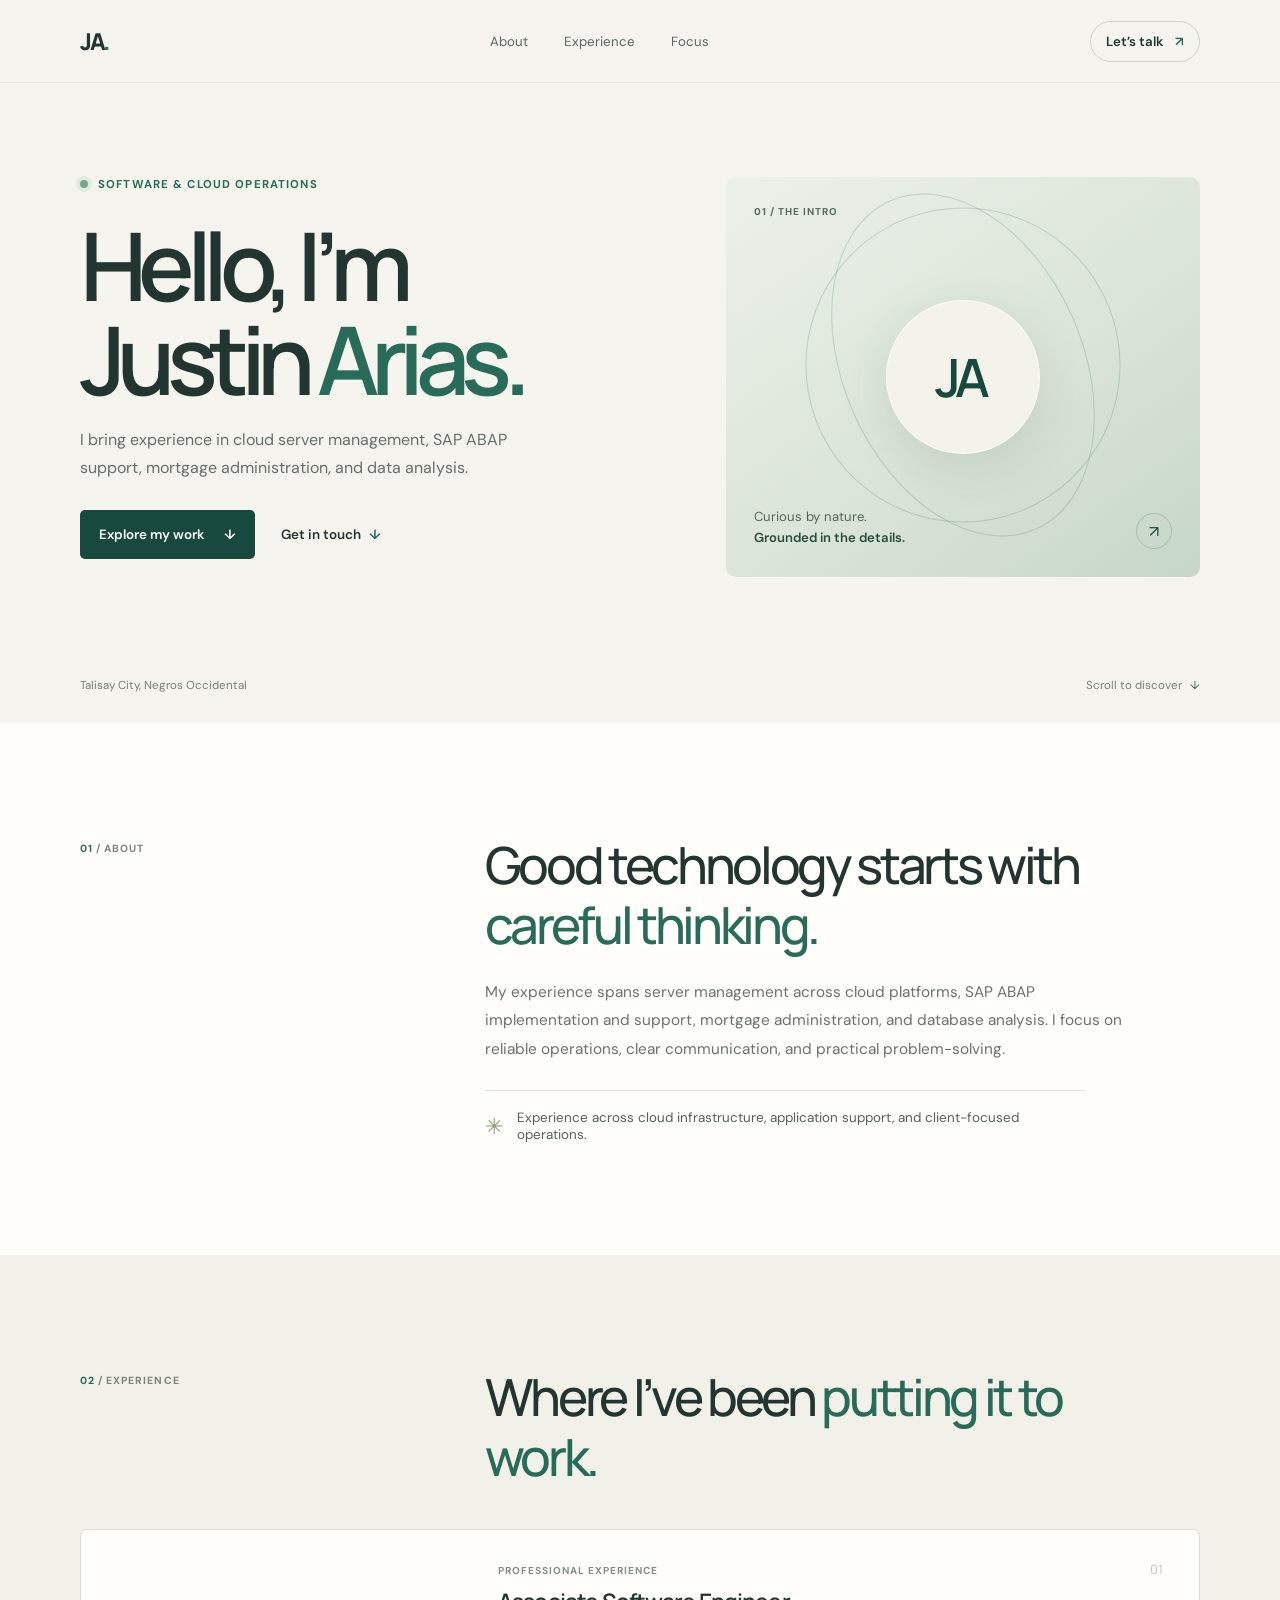
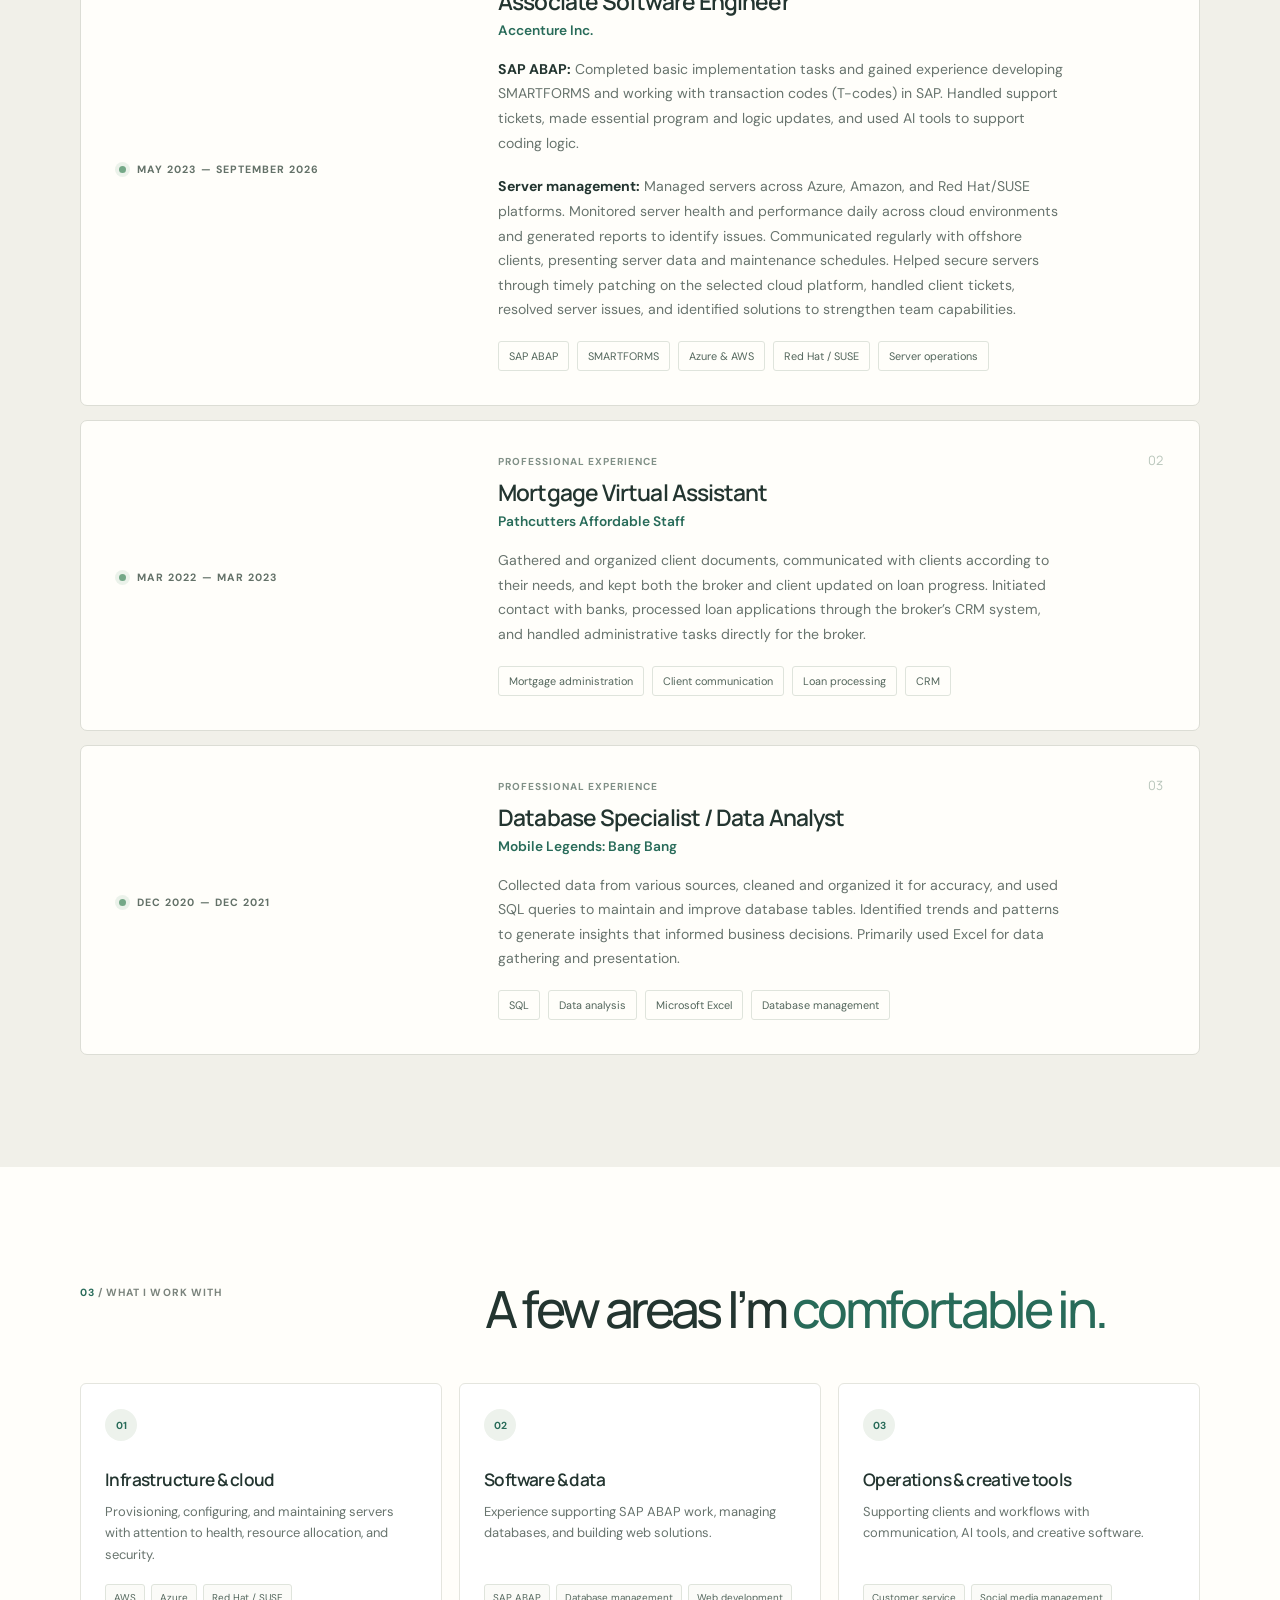
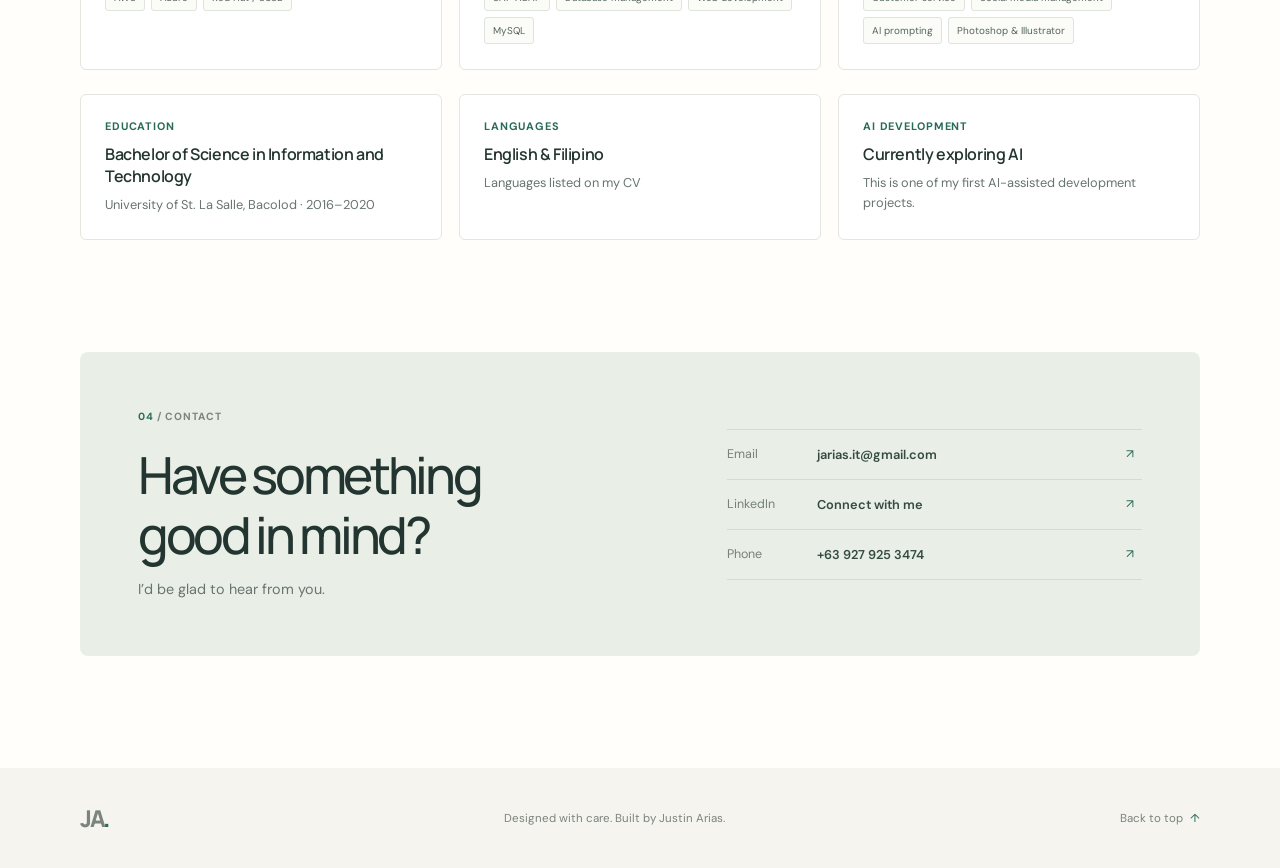
<file: index.html>
<!doctype html>
<html lang="en">
  <head>
    <meta charset="utf-8">
    <meta name="viewport" content="width=device-width, initial-scale=1">
    <meta name="theme-color" content="#f5f4ef">
    <meta
      name="description"
      content="The portfolio of Justin Gabriel Arias, with experience in cloud server management, SAP ABAP support, mortgage administration, and data analysis."
    >
    <title>Justin Gabriel Arias — Software Engineer</title>
    <link rel="preconnect" href="https://fonts.googleapis.com">
    <link rel="preconnect" href="https://fonts.gstatic.com" crossorigin>
    <link
      href="https://fonts.googleapis.com/css2?family=DM+Sans:wght@400;500;600;700&family=Manrope:wght@400;500;600;700;800&display=swap"
      rel="stylesheet"
    >
    <link rel="stylesheet" href="portfolio.css">
  </head>
  <body>
    <a class="skip-link" href="#main">Skip to content</a>
    <header class="site-header">
      <nav class="navigation page-width" aria-label="Main navigation">
        <a class="wordmark" href="#top" aria-label="Justin Arias, home">JA<span>.</span></a>
        <div class="nav-links">
          <a href="#about">About</a>
          <a href="#experience">Experience</a>
          <a href="#focus">Focus</a>
        </div>
        <a class="nav-contact" href="#contact">
          Let’s talk <span aria-hidden="true">↗</span>
        </a>
      </nav>
    </header>

    <main id="main">
      <section class="hero page-width" id="top" aria-labelledby="hero-title">
        <div class="hero-copy">
          <p class="eyebrow"><span class="status-dot" aria-hidden="true"></span> Software &amp; Cloud Operations</p>
          <h1 id="hero-title">Hello, I’m<br>Justin <span>Arias.</span></h1>
          <p class="hero-intro">
            I bring experience in cloud server management, SAP ABAP support, mortgage
            administration, and data analysis.
          </p>
          <div class="hero-actions">
            <a class="button button-primary" href="#experience">Explore my work <span aria-hidden="true">↓</span></a>
            <a class="text-link" href="#contact">Get in touch <span aria-hidden="true">↓</span></a>
          </div>
        </div>
        <aside class="hero-card" aria-label="A little about Justin">
          <div class="orbit orbit-one" aria-hidden="true"></div>
          <div class="orbit orbit-two" aria-hidden="true"></div>
          <div class="monogram" aria-hidden="true">JA</div>
          <span class="card-index">01 / THE INTRO</span>
          <div class="hero-card-bottom">
            <p>Curious by nature.<br><strong>Grounded in the details.</strong></p>
            <span class="card-arrow" aria-hidden="true">↗</span>
          </div>
        </aside>
        <div class="hero-footnote">
          <span>Talisay City, Negros Occidental</span>
          <a href="#about">Scroll to discover <span aria-hidden="true">↓</span></a>
        </div>
      </section>

      <section class="about-section section-pad" id="about" aria-labelledby="about-title">
        <div class="page-width about-grid">
          <p class="section-label"><span>01</span> / ABOUT</p>
          <div>
            <h2 id="about-title">Good technology starts with <span>careful thinking.</span></h2>
            <p class="about-copy">
              My experience spans server management across cloud platforms, SAP ABAP
              implementation and support, mortgage administration, and database analysis.
              I focus on reliable operations, clear communication, and practical problem-solving.
            </p>
            <div class="about-note">
              <span class="note-mark" aria-hidden="true">✳</span>
              <p>Experience across cloud infrastructure, application support, and client-focused operations.</p>
            </div>
          </div>
        </div>
      </section>

      <section class="experience-section section-pad" id="experience" aria-labelledby="experience-title">
        <div class="page-width">
          <div class="section-heading">
            <p class="section-label"><span>02</span> / EXPERIENCE</p>
            <h2 id="experience-title">Where I’ve been <span>putting it to work.</span></h2>
          </div>
          <div class="experience-list">
            <article class="experience-card">
              <div class="experience-date">
                <span class="date-dot" aria-hidden="true"></span>
                <p>May 2023 — September 2026</p>
              </div>
              <div class="experience-details">
                <p class="experience-type">Professional experience</p>
                <h3>Associate Software Engineer</h3>
                <p class="company">Accenture Inc.</p>
                <p class="experience-copy">
                  <strong>SAP ABAP:</strong> Completed basic implementation tasks and gained
                  experience developing SMARTFORMS and working with transaction codes (T-codes)
                  in SAP. Handled support tickets, made essential program and logic updates, and
                  used AI tools to support coding logic.
                </p>
                <p class="experience-copy">
                  <strong>Server management:</strong> Managed servers across Azure, Amazon, and
                  Red Hat/SUSE platforms. Monitored server health and performance daily across
                  cloud environments and generated reports to identify issues. Communicated
                  regularly with offshore clients, presenting server data and maintenance
                  schedules. Helped secure servers through timely patching on the selected cloud
                  platform, handled client tickets, resolved server issues, and identified
                  solutions to strengthen team capabilities.
                </p>
                <ul class="tag-list" aria-label="Experience areas">
                  <li>SAP ABAP</li>
                  <li>SMARTFORMS</li>
                  <li>Azure &amp; AWS</li>
                  <li>Red Hat / SUSE</li>
                  <li>Server operations</li>
                </ul>
              </div>
              <span class="experience-number" aria-hidden="true">01</span>
            </article>
            <article class="experience-card">
              <div class="experience-date">
                <span class="date-dot" aria-hidden="true"></span>
                <p>Mar 2022 — Mar 2023</p>
              </div>
              <div class="experience-details">
                <p class="experience-type">Professional experience</p>
                <h3>Mortgage Virtual Assistant</h3>
                <p class="company">Pathcutters Affordable Staff</p>
                <p class="experience-copy">
                  Gathered and organized client documents, communicated with clients according
                  to their needs, and kept both the broker and client updated on loan progress.
                  Initiated contact with banks, processed loan applications through the broker’s
                  CRM system, and handled administrative tasks directly for the broker.
                </p>
                <ul class="tag-list" aria-label="Experience areas">
                  <li>Mortgage administration</li>
                  <li>Client communication</li>
                  <li>Loan processing</li>
                  <li>CRM</li>
                </ul>
              </div>
              <span class="experience-number" aria-hidden="true">02</span>
            </article>
            <article class="experience-card">
              <div class="experience-date">
                <span class="date-dot" aria-hidden="true"></span>
                <p>Dec 2020 — Dec 2021</p>
              </div>
              <div class="experience-details">
                <p class="experience-type">Professional experience</p>
                <h3>Database Specialist / Data Analyst</h3>
                <p class="company">Mobile Legends: Bang Bang</p>
                <p class="experience-copy">
                  Collected data from various sources, cleaned and organized it for accuracy,
                  and used SQL queries to maintain and improve database tables. Identified
                  trends and patterns to generate insights that informed business decisions.
                  Primarily used Excel for data gathering and presentation.
                </p>
                <ul class="tag-list" aria-label="Experience areas">
                  <li>SQL</li>
                  <li>Data analysis</li>
                  <li>Microsoft Excel</li>
                  <li>Database management</li>
                </ul>
              </div>
              <span class="experience-number" aria-hidden="true">03</span>
            </article>
          </div>
        </div>
      </section>

      <section class="focus-section section-pad" id="focus" aria-labelledby="focus-title">
        <div class="page-width">
          <div class="section-heading focus-heading">
            <p class="section-label"><span>03</span> / WHAT I WORK WITH</p>
            <h2 id="focus-title">A few areas I’m <span>comfortable in.</span></h2>
          </div>
          <div class="focus-grid">
            <article class="focus-card">
              <span class="focus-icon" aria-hidden="true">01</span>
              <h3>Infrastructure &amp; cloud</h3>
              <p>Provisioning, configuring, and maintaining servers with attention to health, resource allocation, and security.</p>
              <ul class="tag-list">
                <li>AWS</li>
                <li>Azure</li>
                <li>Red Hat / SUSE</li>
              </ul>
            </article>
            <article class="focus-card">
              <span class="focus-icon" aria-hidden="true">02</span>
              <h3>Software &amp; data</h3>
              <p>Experience supporting SAP ABAP work, managing databases, and building web solutions.</p>
              <ul class="tag-list">
                <li>SAP ABAP</li>
                <li>Database management</li>
                <li>Web development</li>
                <li>MySQL</li>
              </ul>
            </article>
            <article class="focus-card">
              <span class="focus-icon" aria-hidden="true">03</span>
              <h3>Operations &amp; creative tools</h3>
              <p>Supporting clients and workflows with communication, AI tools, and creative software.</p>
              <ul class="tag-list">
                <li>Customer service</li>
                <li>Social media management</li>
                <li>AI prompting</li>
                <li>Photoshop &amp; Illustrator</li>
              </ul>
            </article>
          </div>
          <div class="profile-details">
            <article>
              <p class="profile-label">Education</p>
              <h3>Bachelor of Science in Information and Technology</h3>
              <p>University of St. La Salle, Bacolod · 2016–2020</p>
            </article>
            <article>
              <p class="profile-label">Languages</p>
              <h3>English &amp; Filipino</h3>
              <p>Languages listed on my CV</p>
            </article>
            <article>
              <p class="profile-label">AI development</p>
              <h3>Currently exploring AI</h3>
              <p>This is one of my first AI-assisted development projects.</p>
            </article>
          </div>
        </div>
      </section>

      <section class="contact-section section-pad" id="contact" aria-labelledby="contact-title">
        <div class="page-width contact-panel">
          <div>
            <p class="section-label"><span>04</span> / CONTACT</p>
            <h2 id="contact-title">Have something<br>good in mind?</h2>
            <p class="contact-copy">I’d be glad to hear from you.</p>
          </div>
          <div class="contact-links">
            <a href="mailto:jarias.it@gmail.com">
              <span>Email</span><strong>jarias.it@gmail.com</strong><span aria-hidden="true">↗</span>
            </a>
            <a href="https://www.linkedin.com/in/jarias27" target="_blank" rel="noreferrer">
              <span>LinkedIn</span><strong>Connect with me</strong><span aria-hidden="true">↗</span>
            </a>
            <a href="tel:+639279253474">
              <span>Phone</span><strong>+63 927 925 3474</strong><span aria-hidden="true">↗</span>
            </a>
          </div>
        </div>
      </section>
    </main>

    <footer class="site-footer page-width">
      <a class="wordmark" href="#top" aria-label="Back to top">JA<span>.</span></a>
      <p>Designed with care. Built by Justin Arias.</p>
      <a href="#top">Back to top <span aria-hidden="true">↑</span></a>
    </footer>
  </body>
</html>
</file>
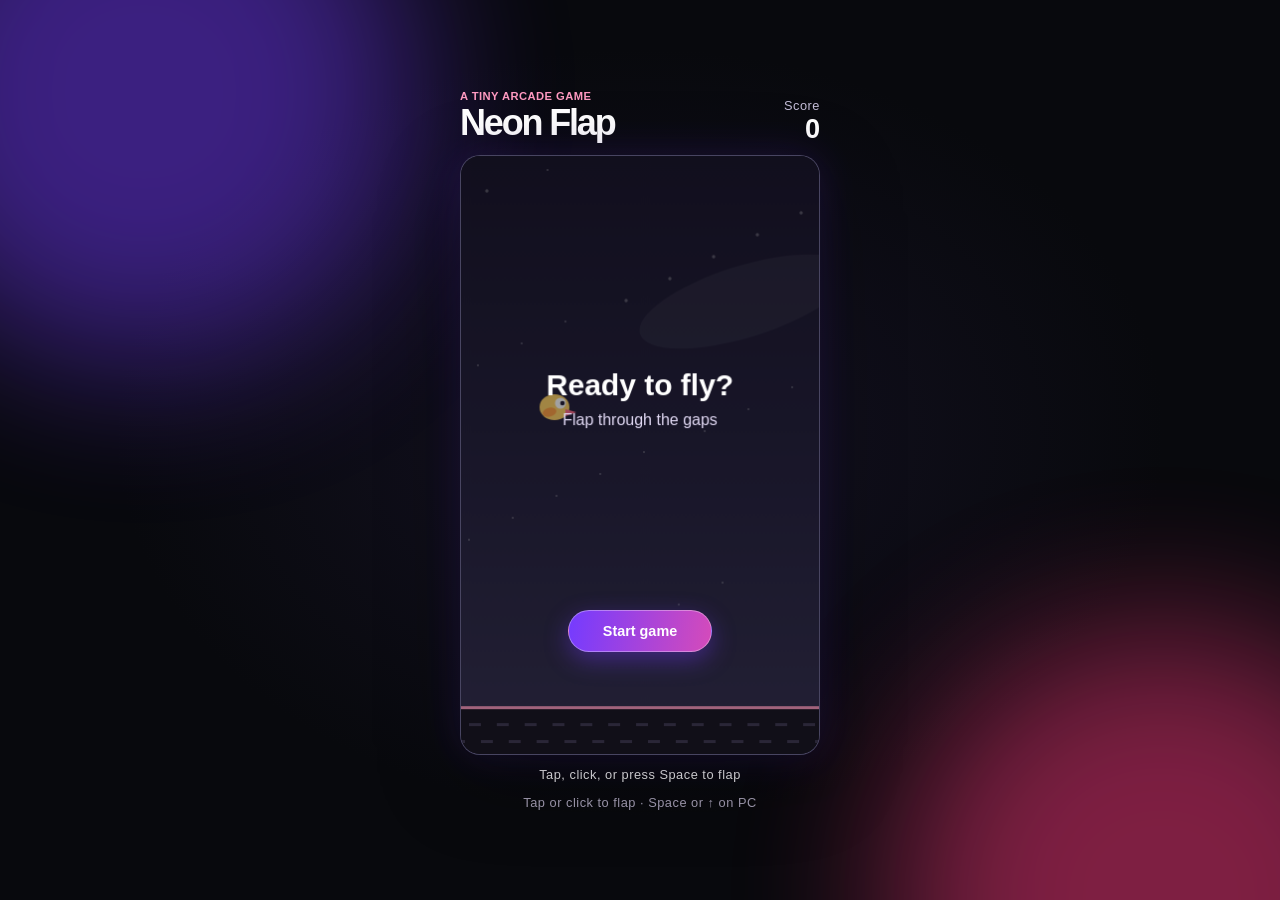
<file: blank.html>
<!doctype html>
<html lang="en">
  <head>
    <meta charset="utf-8">
    <meta name="viewport" content="width=device-width, initial-scale=1">
    <meta name="theme-color" content="#08090d">
    <title>Neon Flap</title>
    <link rel="stylesheet" href="styles.css">
    <script src="game.js" defer></script>
  </head>
  <body>
    <main class="game">
      <header class="game-header">
        <div>
          <p class="eyebrow">A tiny arcade game</p>
          <h1>Neon Flap</h1>
        </div>
        <p class="score" aria-label="Score">
          <span>Score</span>
          <strong id="score">0</strong>
        </p>
      </header>
      <div class="game-stage">
        <canvas id="game" width="360" height="600" aria-label="Flappy-style game. Tap, click, or press Space or Arrow Up to flap and avoid the pipes." tabindex="0"></canvas>
        <button class="game-start" id="start-button" type="button">Start game</button>
      </div>
      <p class="game-status" id="game-status" aria-live="polite">Tap, click, or press Space to flap</p>
      <p class="game-controls">Tap or click to flap <span aria-hidden="true">·</span> Space or ↑ on PC</p>
    </main>
  </body>
</html>
</file>
<file: portfolio.css>
* {
  box-sizing: border-box;
}

:root {
  color-scheme: light;
  font-family: "DM Sans", "Segoe UI", sans-serif;
  color: #233530;
  background: #f5f4ef;
  font-synthesis: none;
  text-rendering: optimizeLegibility;
  -webkit-font-smoothing: antialiased;
  -moz-osx-font-smoothing: grayscale;
  font-optical-sizing: auto;
  font-weight: 400;
  scroll-behavior: smooth;
  --paper: #f5f4ef;
  --ink: #233530;
  --muted: #68746e;
  --green: #286b59;
  --green-dark: #17493e;
  --line: #dedfd7;
  --white: #fffefa;
}

body {
  min-width: 320px;
  margin: 0;
  background: var(--paper);
}

a {
  color: inherit;
}

.page-width {
  width: min(1120px, calc(100% - 64px));
  margin-inline: auto;
}

.skip-link {
  position: fixed;
  z-index: 10;
  top: 12px;
  left: 12px;
  padding: 12px 16px;
  transform: translateY(-160%);
  border-radius: 6px;
  background: var(--green-dark);
  color: white;
}

.skip-link:focus {
  transform: translateY(0);
}

.site-header {
  position: relative;
  z-index: 2;
  border-bottom: 1px solid rgb(35 53 48 / 8%);
}

.navigation {
  display: flex;
  min-height: 82px;
  align-items: center;
  justify-content: space-between;
}

.wordmark {
  font-family: Manrope, sans-serif;
  font-size: 1.45rem;
  font-weight: 800;
  letter-spacing: -0.1em;
  text-decoration: none;
}

.wordmark span,
.nav-contact span,
.text-link span {
  color: var(--green);
}

.nav-links {
  display: flex;
  gap: 36px;
}

.nav-links a,
.nav-contact,
.hero-footnote,
.site-footer {
  font-size: 0.83rem;
}

.nav-links a,
.nav-contact,
.site-footer > a:last-child {
  text-decoration: none;
}

.nav-links a {
  color: #5d6963;
  transition: color 160ms ease;
}

.nav-links a:hover,
.site-footer > a:last-child:hover {
  color: var(--green);
}

.nav-contact {
  display: inline-flex;
  align-items: center;
  gap: 12px;
  padding: 11px 15px;
  border: 1px solid #cfd4cb;
  border-radius: 999px;
  font-weight: 600;
  transition: border-color 160ms ease, background-color 160ms ease;
}

.nav-contact:hover {
  border-color: var(--green);
  background: #ebece5;
}

.hero {
  position: relative;
  display: grid;
  min-height: 640px;
  grid-template-columns: 1.1fr 0.9fr;
  align-items: center;
  gap: 66px;
  padding-top: 34px;
  padding-bottom: 86px;
}

.hero-copy {
  padding-bottom: 18px;
}

.eyebrow,
.section-label,
.card-index,
.experience-type,
.experience-date {
  font-size: 0.71rem;
  font-weight: 700;
  letter-spacing: 0.1em;
  text-transform: uppercase;
}

.eyebrow {
  display: flex;
  align-items: center;
  gap: 10px;
  margin: 0 0 26px;
  color: var(--green);
}

.status-dot,
.date-dot {
  width: 8px;
  height: 8px;
  flex: 0 0 auto;
  border-radius: 50%;
  background: #74a887;
  box-shadow: 0 0 0 4px rgb(116 168 135 / 14%);
}

h1,
h2,
h3,
p {
  margin-top: 0;
}

h1,
h2,
h3 {
  font-family: Manrope, "Segoe UI", sans-serif;
}

.hero h1 {
  margin-bottom: 21px;
  font-size: clamp(3.8rem, 7.4vw, 6.25rem);
  font-weight: 600;
  letter-spacing: -0.09em;
  line-height: 0.99;
}

.hero h1 span,
.about-grid h2 span,
.section-heading h2 span {
  color: var(--green);
}

.hero-intro {
  max-width: 430px;
  margin-bottom: 28px;
  color: #64716a;
  font-size: 1rem;
  line-height: 1.75;
}

.hero-actions {
  display: flex;
  align-items: center;
  gap: 26px;
}

.button {
  display: inline-flex;
  min-height: 49px;
  align-items: center;
  justify-content: center;
  gap: 20px;
  padding: 0 19px;
  border-radius: 5px;
  font-size: 0.84rem;
  font-weight: 600;
  text-decoration: none;
  transition: background-color 160ms ease, transform 160ms ease;
}

.button:hover {
  transform: translateY(-2px);
}

.button-primary {
  background: var(--green-dark);
  color: white;
}

.button-primary:hover {
  background: #236352;
}

.text-link {
  font-size: 0.84rem;
  font-weight: 600;
  text-decoration: none;
}

.text-link span {
  margin-left: 5px;
}

.hero-card {
  position: relative;
  display: flex;
  min-height: 400px;
  overflow: hidden;
  flex-direction: column;
  justify-content: space-between;
  padding: 28px;
  border-radius: 10px;
  background: #dce5d9;
  isolation: isolate;
}

.hero-card::before {
  position: absolute;
  z-index: -1;
  inset: 0;
  background: linear-gradient(145deg, rgb(255 255 255 / 45%), transparent 54%, rgb(40 107 89 / 12%));
  content: "";
}

.card-index {
  color: #536a5f;
  font-size: 0.62rem;
}

.orbit {
  position: absolute;
  z-index: -1;
  top: 47%;
  left: 50%;
  width: 315px;
  height: 315px;
  transform: translate(-50%, -50%) rotate(-24deg);
  border: 1px solid rgb(40 107 89 / 21%);
  border-radius: 50%;
}

.orbit-one {
  width: 240px;
  height: 360px;
}

.orbit-two {
  transform: translate(-50%, -50%) rotate(58deg);
}

.monogram {
  position: absolute;
  top: 50%;
  left: 50%;
  display: grid;
  width: 154px;
  height: 154px;
  transform: translate(-50%, -50%);
  place-items: center;
  border: 1px solid rgb(255 255 255 / 65%);
  border-radius: 50%;
  background: #f4f3eb;
  box-shadow: 0 14px 50px rgb(34 71 57 / 12%);
  color: var(--green-dark);
  font-family: Manrope, sans-serif;
  font-size: 3.3rem;
  font-weight: 600;
  letter-spacing: -0.1em;
  text-indent: -0.1em;
}

.hero-card-bottom {
  display: flex;
  align-items: end;
  justify-content: space-between;
}

.hero-card-bottom p {
  margin: 0;
  color: #54665b;
  font-size: 0.82rem;
  line-height: 1.65;
}

.hero-card-bottom strong {
  color: #294c3e;
  font-weight: 600;
}

.card-arrow {
  display: grid;
  width: 36px;
  height: 36px;
  place-items: center;
  border: 1px solid rgb(40 107 89 / 24%);
  border-radius: 50%;
  color: var(--green-dark);
}

.hero-footnote {
  position: absolute;
  right: 0;
  bottom: 30px;
  left: 0;
  display: flex;
  justify-content: space-between;
  color: #77817b;
  font-size: 0.72rem;
}

.hero-footnote a {
  color: inherit;
  text-decoration: none;
}

.hero-footnote a span {
  margin-left: 5px;
  color: var(--green);
}

.section-pad {
  padding-block: 112px;
}

.about-section {
  background: var(--white);
}

.about-grid {
  display: grid;
  grid-template-columns: 0.65fr 1.35fr;
  gap: 60px;
}

.section-label {
  margin: 7px 0 0;
  color: #7b847d;
  font-size: 0.65rem;
}

.section-label span {
  color: var(--green);
}

.about-grid h2,
.section-heading h2,
.contact-panel h2 {
  margin-bottom: 23px;
  font-size: clamp(2.1rem, 4vw, 3.25rem);
  font-weight: 500;
  letter-spacing: -0.065em;
  line-height: 1.17;
}

.about-grid h2 {
  max-width: 670px;
}

.about-copy {
  max-width: 640px;
  margin-bottom: 27px;
  color: var(--muted);
  font-size: 0.96rem;
  line-height: 1.85;
}

.about-note {
  display: flex;
  max-width: 600px;
  align-items: center;
  gap: 14px;
  padding-top: 18px;
  border-top: 1px solid var(--line);
}

.note-mark {
  color: #8a9f81;
  font-size: 1.4rem;
}

.about-note p {
  margin: 0;
  color: #52625a;
  font-size: 0.84rem;
}

.experience-section {
  background: #f1f0e9;
}

.experience-list {
  display: grid;
  gap: 14px;
}

.section-heading {
  display: grid;
  grid-template-columns: 0.65fr 1.35fr;
  align-items: start;
  gap: 60px;
  margin-bottom: 42px;
}

.section-heading h2 {
  max-width: 650px;
  margin: 0;
}

.experience-card {
  position: relative;
  display: grid;
  grid-template-columns: 0.65fr 1.35fr;
  gap: 60px;
  padding: 34px 38px;
  border: 1px solid #dcddd5;
  border-radius: 7px;
  background: var(--white);
}

.experience-date {
  display: flex;
  align-items: center;
  gap: 11px;
  padding-top: 5px;
  color: #637168;
  font-size: 0.66rem;
}

.experience-date p {
  margin: 0;
}

.date-dot {
  width: 7px;
  height: 7px;
}

.experience-type {
  margin-bottom: 9px;
  color: #809087;
  font-size: 0.63rem;
}

.experience-details h3 {
  margin-bottom: 4px;
  font-size: 1.42rem;
  font-weight: 600;
  letter-spacing: -0.04em;
}

.company {
  margin-bottom: 18px;
  color: var(--green);
  font-size: 0.86rem;
  font-weight: 600;
}

.experience-copy {
  max-width: 570px;
  margin-bottom: 19px;
  color: var(--muted);
  font-size: 0.88rem;
  line-height: 1.75;
}

.experience-copy strong {
  color: var(--ink);
}

.tag-list {
  display: flex;
  flex-wrap: wrap;
  gap: 8px;
  margin: 0;
  padding: 0;
  list-style: none;
}

.tag-list li {
  padding: 7px 10px;
  border: 1px solid #dfe4dc;
  border-radius: 3px;
  color: #53665c;
  font-size: 0.68rem;
}

.experience-number {
  position: absolute;
  top: 30px;
  right: 36px;
  color: #b8c5ba;
  font-family: Manrope, sans-serif;
  font-size: 0.8rem;
}

.focus-section {
  background: var(--white);
}

.focus-heading {
  margin-bottom: 44px;
}

.focus-grid {
  display: grid;
  grid-template-columns: repeat(3, 1fr);
  gap: 17px;
}

.focus-card {
  min-height: 265px;
  padding: 25px 24px;
  border: 1px solid #e4e5de;
  border-radius: 6px;
  background: #fff;
  transition: border-color 180ms ease, transform 180ms ease;
}

.focus-card:hover {
  transform: translateY(-4px);
  border-color: #b9cbbc;
}

.focus-icon {
  display: inline-flex;
  width: 32px;
  height: 32px;
  align-items: center;
  justify-content: center;
  margin-bottom: 27px;
  border-radius: 50%;
  background: #edf2ec;
  color: var(--green);
  font-size: 0.64rem;
  font-weight: 700;
}

.focus-card h3 {
  margin-bottom: 10px;
  font-size: 1.08rem;
  font-weight: 600;
  letter-spacing: -0.035em;
}

.focus-card p {
  min-height: 66px;
  margin-bottom: 17px;
  color: var(--muted);
  font-size: 0.81rem;
  line-height: 1.65;
}

.focus-card .tag-list {
  gap: 6px;
}

.focus-card .tag-list li {
  padding: 6px 8px;
  background: #fbfbf8;
  font-size: 0.62rem;
}

.ai-note {
  display: flex;
  align-items: center;
  gap: 16px;
  margin-top: 24px;
  padding: 20px 24px;
  border: 1px solid #dce5d9;
  border-radius: 6px;
  background: #f3f6f1;
}

.ai-note-label {
  display: inline-flex;
  width: 36px;
  height: 36px;
  flex: 0 0 auto;
  align-items: center;
  justify-content: center;
  border-radius: 50%;
  background: #e3ece1;
  color: var(--green);
  font-size: 0.7rem;
  font-weight: 700;
}

.ai-note p {
  margin: 0;
  color: var(--ink);
  font-size: 0.86rem;
  line-height: 1.6;
}

.profile-details {
  display: grid;
  grid-template-columns: repeat(3, 1fr);
  gap: 17px;
  margin-top: 24px;
}

.profile-details article {
  padding: 24px;
  border: 1px solid #e4e5de;
  border-radius: 6px;
  background: #fff;
}

.profile-label {
  margin-bottom: 10px;
  color: var(--green);
  font-size: 0.68rem;
  font-weight: 700;
  letter-spacing: 0.08em;
  text-transform: uppercase;
}

.profile-details h3 {
  margin-bottom: 8px;
  font-size: 1rem;
  font-weight: 600;
  letter-spacing: -0.025em;
}

.profile-details article > p:last-child {
  margin-bottom: 0;
  color: var(--muted);
  font-size: 0.8rem;
  line-height: 1.6;
}

.contact-section {
  padding-top: 0;
  background: var(--white);
}

.contact-panel {
  display: grid;
  grid-template-columns: 1fr 0.8fr;
  gap: 70px;
  padding: 58px;
  border-radius: 8px;
  background: #e9eee7;
}

.contact-panel .section-label {
  margin: 0 0 22px;
}

.contact-panel h2 {
  margin-bottom: 15px;
}

.contact-copy {
  margin: 0;
  color: var(--muted);
  font-size: 0.9rem;
}

.contact-links {
  align-self: center;
}

.contact-links a {
  display: grid;
  grid-template-columns: 78px 1fr 16px;
  align-items: center;
  gap: 12px;
  padding-block: 16px;
  border-bottom: 1px solid #d2dcd1;
  font-size: 0.78rem;
  text-decoration: none;
}

.contact-links a:first-child {
  border-top: 1px solid #d2dcd1;
}

.contact-links a > span:first-child {
  color: #768178;
}

.contact-links strong {
  overflow-wrap: anywhere;
  color: #344b40;
  font-size: 0.8rem;
  font-weight: 600;
}

.contact-links a > span:last-child {
  color: var(--green);
}

.site-footer {
  display: flex;
  min-height: 100px;
  align-items: center;
  justify-content: space-between;
  color: #7b847d;
  font-size: 0.72rem;
}

.site-footer p {
  margin: 0;
}

.site-footer > a:last-child span {
  margin-left: 4px;
  color: var(--green);
}

a:focus-visible {
  outline: 2px solid var(--green);
  outline-offset: 4px;
}

@media (max-width: 760px) {
  .page-width {
    width: min(100% - 40px, 560px);
  }

  .navigation {
    min-height: 72px;
  }

  .nav-links {
    gap: 18px;
  }

  .nav-links a {
    font-size: 0.77rem;
  }

  .nav-contact {
    gap: 7px;
    padding: 9px 11px;
    font-size: 0.75rem;
  }

  .hero {
    min-height: 0;
    grid-template-columns: 1fr 0.8fr;
    gap: 25px;
    padding-top: 78px;
    padding-bottom: 89px;
  }

  .hero h1 {
    font-size: clamp(3.1rem, 9vw, 4.6rem);
  }

  .hero-card {
    min-height: 320px;
    padding: 20px;
  }

  .monogram {
    width: 120px;
    height: 120px;
    font-size: 2.6rem;
  }

  .hero-footnote {
    bottom: 26px;
  }

  .section-pad {
    padding-block: 80px;
  }

  .about-grid,
  .section-heading,
  .experience-card {
    grid-template-columns: 1fr;
    gap: 25px;
  }

  .section-label {
    margin-top: 0;
  }

  .experience-card {
    gap: 20px;
    padding: 26px;
  }

  .experience-date {
    order: 1;
  }

  .experience-details {
    order: 2;
  }

  .experience-number {
    top: 24px;
    right: 25px;
  }

  .focus-grid {
    grid-template-columns: 1fr;
  }

  .profile-details {
    grid-template-columns: 1fr;
  }

  .focus-card {
    min-height: 0;
  }

  .focus-card p {
    min-height: 0;
  }

  .contact-panel {
    grid-template-columns: 1fr;
    gap: 35px;
    padding: 34px;
  }
}

@media (max-width: 520px) {
  .page-width {
    width: calc(100% - 36px);
  }

  .nav-links {
    gap: 12px;
  }

  .nav-links a {
    font-size: 0.69rem;
  }

  .nav-links a:last-child {
    display: none;
  }

  .nav-contact {
    padding: 8px 9px;
    font-size: 0.68rem;
  }

  .hero {
    grid-template-columns: 1fr;
    gap: 34px;
    padding-top: 62px;
    padding-bottom: 82px;
  }

  .hero-copy {
    padding: 0;
  }

  .hero h1 {
    font-size: clamp(3.7rem, 16vw, 5.2rem);
  }

  .hero-intro {
    max-width: 380px;
    font-size: 0.92rem;
  }

  .hero-card {
    min-height: 275px;
  }

  .hero-footnote {
    bottom: 24px;
    font-size: 0.64rem;
  }

  .section-pad {
    padding-block: 67px;
  }

  .about-grid h2,
  .section-heading h2,
  .contact-panel h2 {
    font-size: 2.2rem;
  }

  .section-heading {
    margin-bottom: 30px;
  }

  .contact-panel {
    padding: 28px 22px;
  }

  .contact-links a {
    grid-template-columns: 62px 1fr 14px;
    gap: 8px;
    font-size: 0.72rem;
  }

  .contact-links strong {
    font-size: 0.74rem;
  }

  .site-footer {
    min-height: 86px;
  }

  .site-footer p {
    max-width: 150px;
    text-align: center;
  }
}

@media (prefers-reduced-motion: reduce) {
  *,
  *::before,
  *::after {
    scroll-behavior: auto !important;
    transition-duration: 0.01ms !important;
  }
}
</file>
<file: styles.css>
* {
  box-sizing: border-box;
}

:root {
  color-scheme: dark;
  font-family: "Segoe UI", sans-serif;
  min-height: 100%;
  background-color: #08090d;
}

body {
  position: relative;
  isolation: isolate;
  overflow: hidden;
  min-height: 100vh;
  min-height: 100svh;
  margin: 0;
  display: grid;
  place-items: center;
  padding: 2rem;
  background-color: #08090d;
  background-image: radial-gradient(ellipse at 50% 48%, rgb(24 20 41 / 75%), transparent 58%);
  color: #fff;
}

body::before,
body::after {
  position: fixed;
  z-index: 0;
  width: min(70vw, 34rem);
  aspect-ratio: 1;
  border-radius: 50%;
  content: "";
  filter: blur(80px);
  opacity: 0.48;
  pointer-events: none;
}

body::before {
  top: -20%;
  left: -10%;
  background: #743bff;
}

body::after {
  right: -12%;
  bottom: -30%;
  background: #ff397d;
}

body > main {
  position: relative;
  z-index: 1;
  width: 100%;
}

h1 {
  max-width: 16ch;
  margin: 0;
  font-size: clamp(2.75rem, 9vw, 7.5rem);
  font-weight: 700;
  letter-spacing: -0.075em;
  line-height: 1.05;
  text-align: center;
  text-wrap: balance;
}

h1 span {
  display: inline-block;
  color: #fff;
  transition: transform 300ms cubic-bezier(0.2, 0.8, 0.2, 1), color 300ms ease, text-shadow 300ms ease;
}

h1 a {
  color: inherit;
  text-decoration: none;
}

h1 a:focus-visible {
  outline: 2px solid currentColor;
  outline-offset: 0.12em;
}

h1 span:nth-child(3n + 2) {
  color: #cbbaff;
}

h1 span:nth-child(3n) {
  color: #ff9ac1;
}

h1 span:hover {
  transform: translateY(-8px) scale(1.08) rotate(-2deg);
  color: #fff;
  text-shadow: 0 12px 30px rgb(190 119 255 / 55%);
}

.game {
  display: grid;
  justify-items: center;
  gap: 0.8rem;
  max-width: 100%;
  margin: 0 auto;
  text-align: center;
}

.game-header {
  display: flex;
  align-items: end;
  justify-content: space-between;
  width: min(100%, 360px);
  text-align: left;
}

.eyebrow,
.game-controls,
.game-status,
.score span {
  margin: 0;
  color: #c5bed8;
  font-size: 0.8rem;
  letter-spacing: 0.04em;
}

.eyebrow {
  margin-bottom: 0.15rem;
  color: #ff9ac1;
  font-size: 0.7rem;
  font-weight: 700;
  text-transform: uppercase;
}

.game h1 {
  font-size: clamp(1.7rem, 7vw, 2.25rem);
  letter-spacing: -0.06em;
  text-align: left;
}

.score {
  display: grid;
  justify-items: end;
  gap: 0.1rem;
  margin: 0;
}

.score strong {
  color: #fff;
  font-size: 1.7rem;
  line-height: 1;
}

.game-stage {
  position: relative;
  width: min(100%, 360px);
  overflow: hidden;
  border: 1px solid rgb(203 186 255 / 30%);
  border-radius: 1.25rem;
  background: #10121c;
  box-shadow: 0 1.5rem 5rem rgb(0 0 0 / 38%), 0 0 2.5rem rgb(116 59 255 / 18%);
  aspect-ratio: 3 / 5;
}

.game-stage canvas {
  display: block;
  width: 100%;
  height: 100%;
  touch-action: none;
}

.game-start {
  position: absolute;
  bottom: 17%;
  left: 50%;
  min-width: 9rem;
  padding: 0.75rem 1.1rem;
  transform: translateX(-50%);
  border: 1px solid rgb(255 255 255 / 35%);
  border-radius: 999px;
  background: linear-gradient(100deg, #743bff, #d54bba);
  box-shadow: 0 0.5rem 1.5rem rgb(116 59 255 / 40%);
  color: #fff;
  font: inherit;
  font-size: 0.9rem;
  font-weight: 700;
  cursor: pointer;
}

.game-start[hidden] {
  display: none;
}

.game-start:focus-visible {
  outline: 3px solid #fff;
  outline-offset: 3px;
}

.game-status {
  min-height: 1.2em;
  color: #fff;
}

.game-controls {
  color: #a9a3b9;
  text-align: center;
}

@media (prefers-reduced-motion: reduce) {
  h1 span {
    transition: none;
  }

  h1 span:hover {
    transform: none;
  }
}

@media (max-height: 720px) {
  body {
    padding: 0.75rem;
  }

  .game {
    gap: 0.45rem;
  }

  .game-stage {
    width: min(100%, calc((100vh - 190px) * 0.6), 360px);
    width: min(100%, calc((100svh - 190px) * 0.6), 360px);
  }
}
</file>
